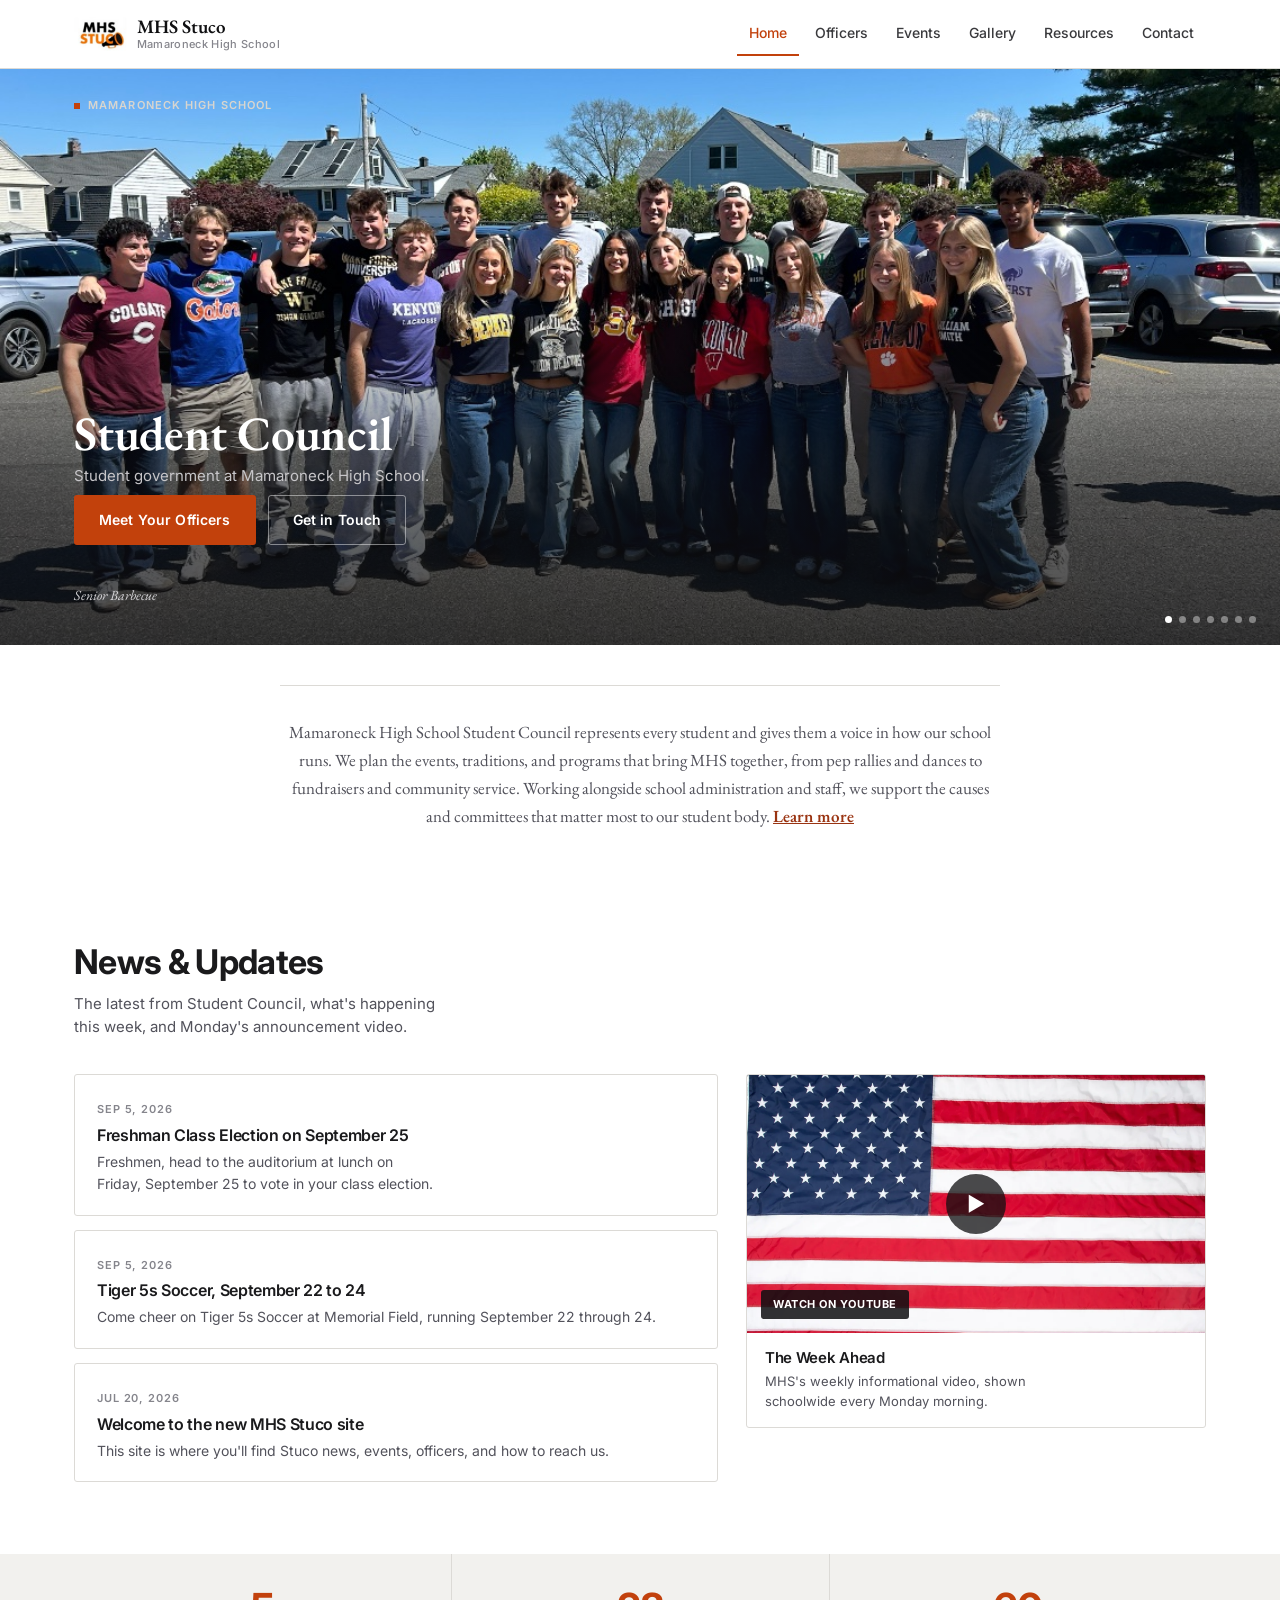
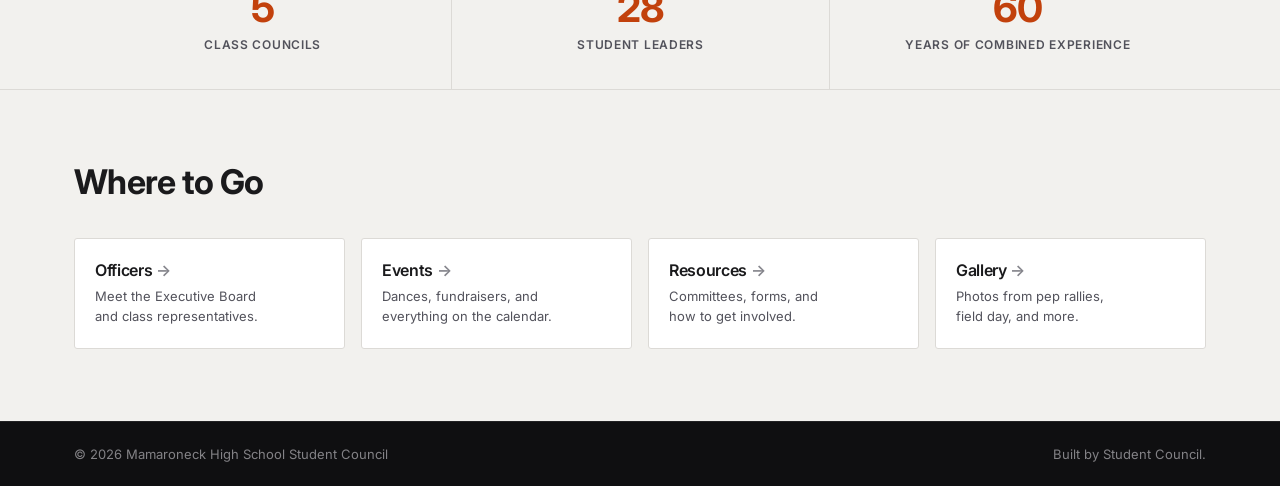
<file: index.html>
<!DOCTYPE html>
<html lang="en">
<head>
<meta charset="UTF-8" />
<meta name="viewport" content="width=device-width, initial-scale=1.0" />
<title>MHS Student Council | Mamaroneck High School</title>
<meta name="description" content="Official site of the Mamaroneck High School Student Council, with news, events, officers, and ways to get involved." />
<link rel="icon" href="assets/img/logo/logo.png" />
<link rel="preconnect" href="https://fonts.googleapis.com" />
<link rel="preconnect" href="https://fonts.gstatic.com" crossorigin />
<link href="https://fonts.googleapis.com/css2?family=EB+Garamond:wght@500;600;700&family=Inter:wght@400;500;600;700&display=swap" rel="stylesheet" />
<link rel="stylesheet" href="css/styles.css?v=76" />
</head>
<body>

<header class="site-header">
  <nav class="nav">
    <a href="index.html" class="nav-brand">
      <img src="assets/img/logo/logo.png" alt="MHS Stuco logo" />
      <span class="wordmark"><strong>MHS Stuco</strong><span>Mamaroneck High School</span></span>
    </a>
    <ul class="nav-links" id="navLinks">
      <li><a href="index.html">Home</a></li>
      <li><a href="officers.html">Officers</a></li>
      <li><a href="events.html">Events</a></li>
      <li><a href="gallery.html">Gallery</a></li>
      <li><a href="resources.html">Resources</a></li>
      <li><a href="contact.html">Contact</a></li>
    </ul>
    <button class="nav-toggle" id="navToggle" aria-label="Toggle menu">
      <span></span><span></span><span></span>
    </button>
  </nav>
</header>

<main>

  <!-- HERO -->
  <section class="hero" id="hero">
    <div id="heroSlides"></div>
    <div class="page-tag-row"><div class="wrap"><span class="page-tag">Mamaroneck High School</span></div></div>
    <div class="hero-caption">
      <div class="wrap">
        <h1>Student Council</h1>
        <p>Student government at Mamaroneck High School.</p>
        <div class="hero-actions">
          <a href="officers.html" class="btn btn--primary">Meet Your Officers</a>
          <a href="contact.html" class="btn btn--outline">Get in Touch</a>
        </div>
        <p class="hero-photo-caption" id="heroPhotoCaption"></p>
      </div>
    </div>
    <div class="hero-dots" id="heroDots"></div>
  </section>

  <!-- MISSION STRIP -->
  <div class="wrap">
    <p class="mission-strip">Mamaroneck High School Student Council represents every student and gives them a voice in how our school runs. We plan the events, traditions, and programs that bring MHS together, from pep rallies and dances to fundraisers and community service. Working alongside school administration and staff, we support the causes and committees that matter most to our student body. <a href="resources.html">Learn more</a></p>
  </div>

  <!-- NEWS / WEEK AHEAD / VIDEO -->
  <section class="section" id="news">
    <div class="wrap">
      <div class="section-head">
        <div>
          <h2>News &amp; Updates</h2>
          <p>The latest from Student Council, what's happening this week, and Monday's announcement video.</p>
        </div>
      </div>

      <div class="news-grid">
        <div class="news-list" id="newsList"></div>

        <div class="side-col">
          <div class="video-panel">
            <div class="video-frame" id="videoFrame"></div>
            <div class="video-panel-body">
              <h3 id="videoTitle">The Week Ahead</h3>
              <p>MHS's weekly informational video, shown schoolwide every Monday morning.</p>
            </div>
          </div>
        </div>
      </div>
    </div>
  </section>

  <!-- STATS -->
  <section class="stats-bar">
    <div class="wrap">
      <div class="stats-grid" id="statsGrid"></div>
    </div>
  </section>

  <!-- QUICK LINKS -->
  <section class="section section--alt">
    <div class="wrap">
      <div class="section-head">
        <div>
          <h2>Where to Go</h2>
        </div>
      </div>
      <div class="quicklink-grid">
        <a class="quicklink-card" href="officers.html">
          <h3>Officers <span class="arrow">→</span></h3>
          <p>Meet the Executive Board and class representatives.</p>
        </a>
        <a class="quicklink-card" href="events.html">
          <h3>Events <span class="arrow">→</span></h3>
          <p>Dances, fundraisers, and everything on the calendar.</p>
        </a>
        <a class="quicklink-card" href="resources.html">
          <h3>Resources <span class="arrow">→</span></h3>
          <p>Committees, forms, and how to get involved.</p>
        </a>
        <a class="quicklink-card" href="gallery.html">
          <h3>Gallery <span class="arrow">→</span></h3>
          <p>Photos from pep rallies, field day, and more.</p>
        </a>
      </div>
    </div>
  </section>

</main>

<footer class="site-footer">
  <div class="wrap footer-row">
    <span>&copy; <span id="year"></span> Mamaroneck High School Student Council</span>
    <span>Built by Student Council.</span>
  </div>
</footer>

<script src="js/data.js?v=89"></script>
<script src="js/main.js?v=77"></script>
</body>
</html>
</file>
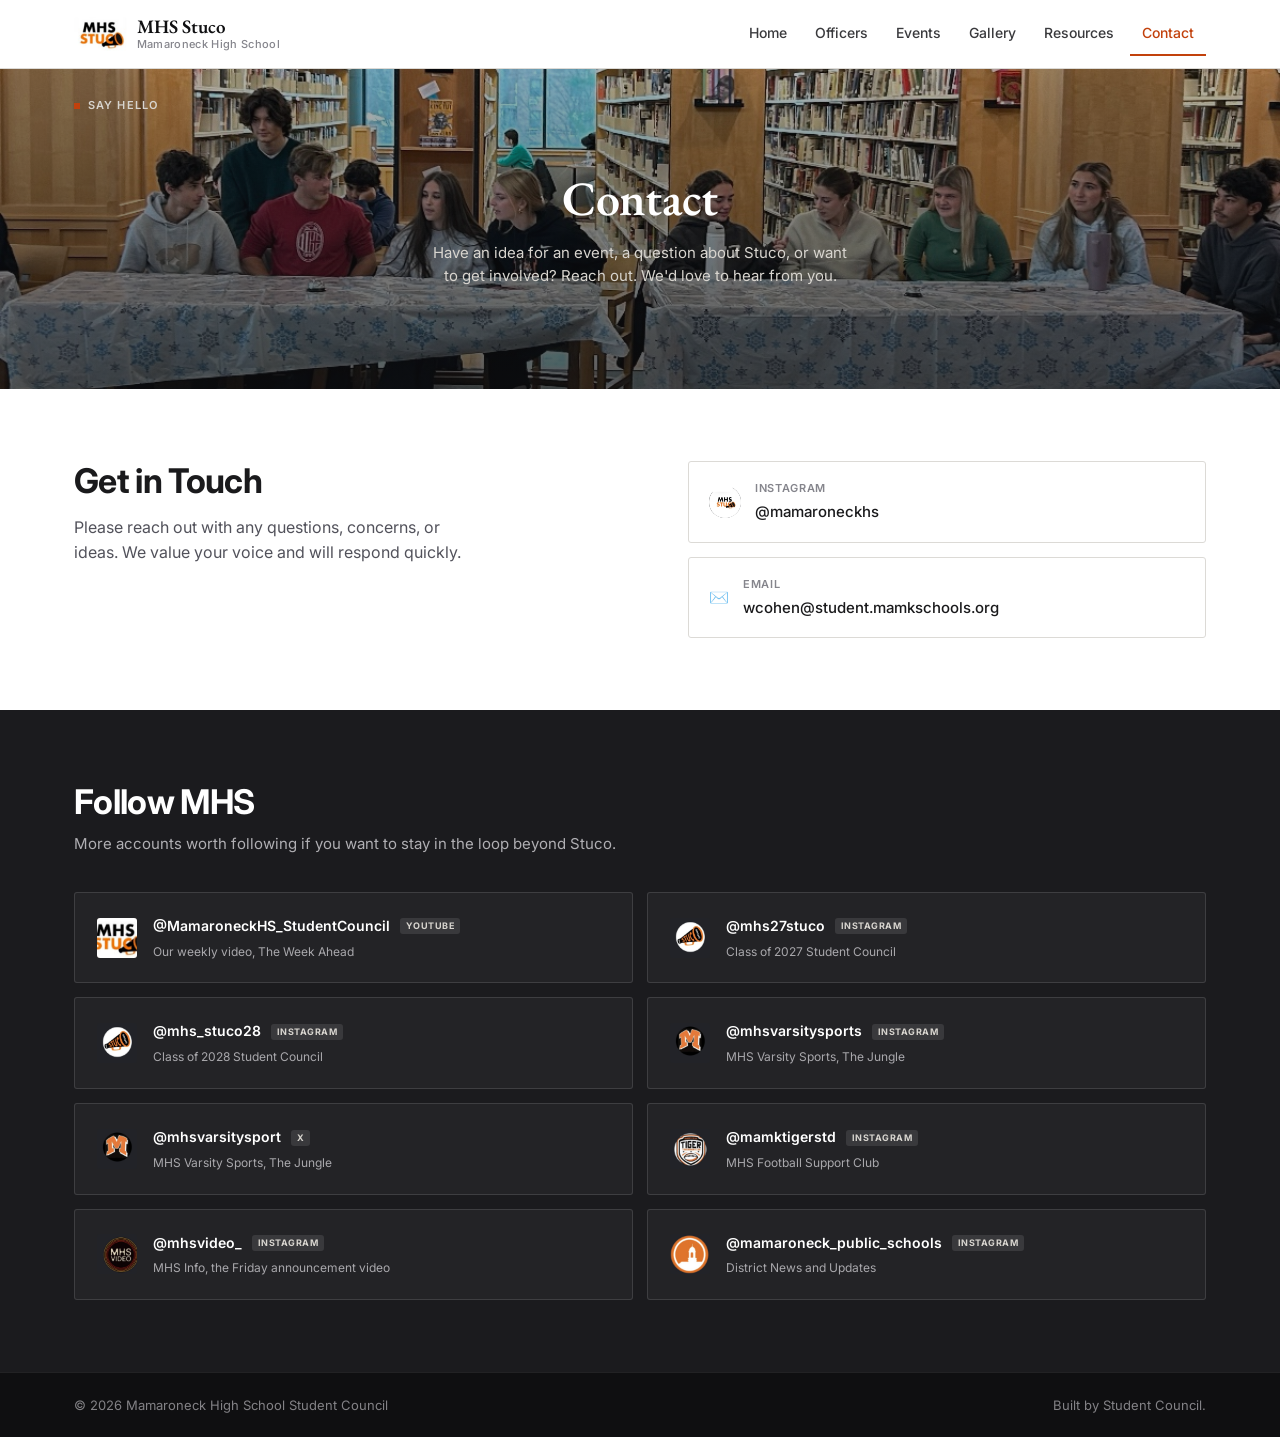
<file: contact.html>
<!DOCTYPE html>
<html lang="en">
<head>
<meta charset="UTF-8" />
<meta name="viewport" content="width=device-width, initial-scale=1.0" />
<title>Contact | MHS Student Council</title>
<meta name="description" content="Get in touch with the Mamaroneck High School Student Council." />
<link rel="icon" href="assets/img/logo/logo.png" />
<link rel="preconnect" href="https://fonts.googleapis.com" />
<link rel="preconnect" href="https://fonts.gstatic.com" crossorigin />
<link href="https://fonts.googleapis.com/css2?family=EB+Garamond:wght@500;600;700&family=Inter:wght@400;500;600;700&display=swap" rel="stylesheet" />
<link rel="stylesheet" href="css/styles.css?v=76" />
</head>
<body>

<header class="site-header">
  <nav class="nav">
    <a href="index.html" class="nav-brand">
      <img src="assets/img/logo/logo.png" alt="MHS Stuco logo" />
      <span class="wordmark"><strong>MHS Stuco</strong><span>Mamaroneck High School</span></span>
    </a>
    <ul class="nav-links" id="navLinks">
      <li><a href="index.html">Home</a></li>
      <li><a href="officers.html">Officers</a></li>
      <li><a href="events.html">Events</a></li>
      <li><a href="gallery.html">Gallery</a></li>
      <li><a href="resources.html">Resources</a></li>
      <li><a href="contact.html">Contact</a></li>
    </ul>
    <button class="nav-toggle" id="navToggle" aria-label="Toggle menu">
      <span></span><span></span><span></span>
    </button>
  </nav>
</header>

<main>
  <div class="page-header" style="background-image:url('assets/img/hero/contact-header.jpg')">
    <div class="page-header-overlay"></div>
    <div class="page-tag-row"><div class="wrap"><span class="page-tag">Say hello</span></div></div>
    <div class="wrap">
      <h1>Contact</h1>
      <p>Have an idea for an event, a question about Stuco, or want to get involved? Reach out. We'd love to hear from you.</p>
    </div>
  </div>

  <section class="section">
    <div class="wrap contact-grid">
      <div>
        <h2>Get in Touch</h2>
        <p>Please reach out with any questions, concerns, or ideas. We value your voice and will respond quickly.</p>
      </div>
      <div class="contact-links" id="contactLinks"></div>
    </div>
  </section>

  <section class="section section--panel">
    <div class="wrap">
      <div class="section-head">
        <div>
          <h2>Follow MHS</h2>
          <p class="one-line">More accounts worth following if you want to stay in the loop beyond Stuco.</p>
        </div>
      </div>
      <div class="resource-grid" id="socialGrid"></div>
    </div>
  </section>
</main>

<footer class="site-footer">
  <div class="wrap footer-row">
    <span>&copy; <span id="year"></span> Mamaroneck High School Student Council</span>
    <span>Built by Student Council.</span>
  </div>
</footer>

<script src="js/data.js?v=89"></script>
<script src="js/main.js?v=77"></script>
</body>
</html>
</file>
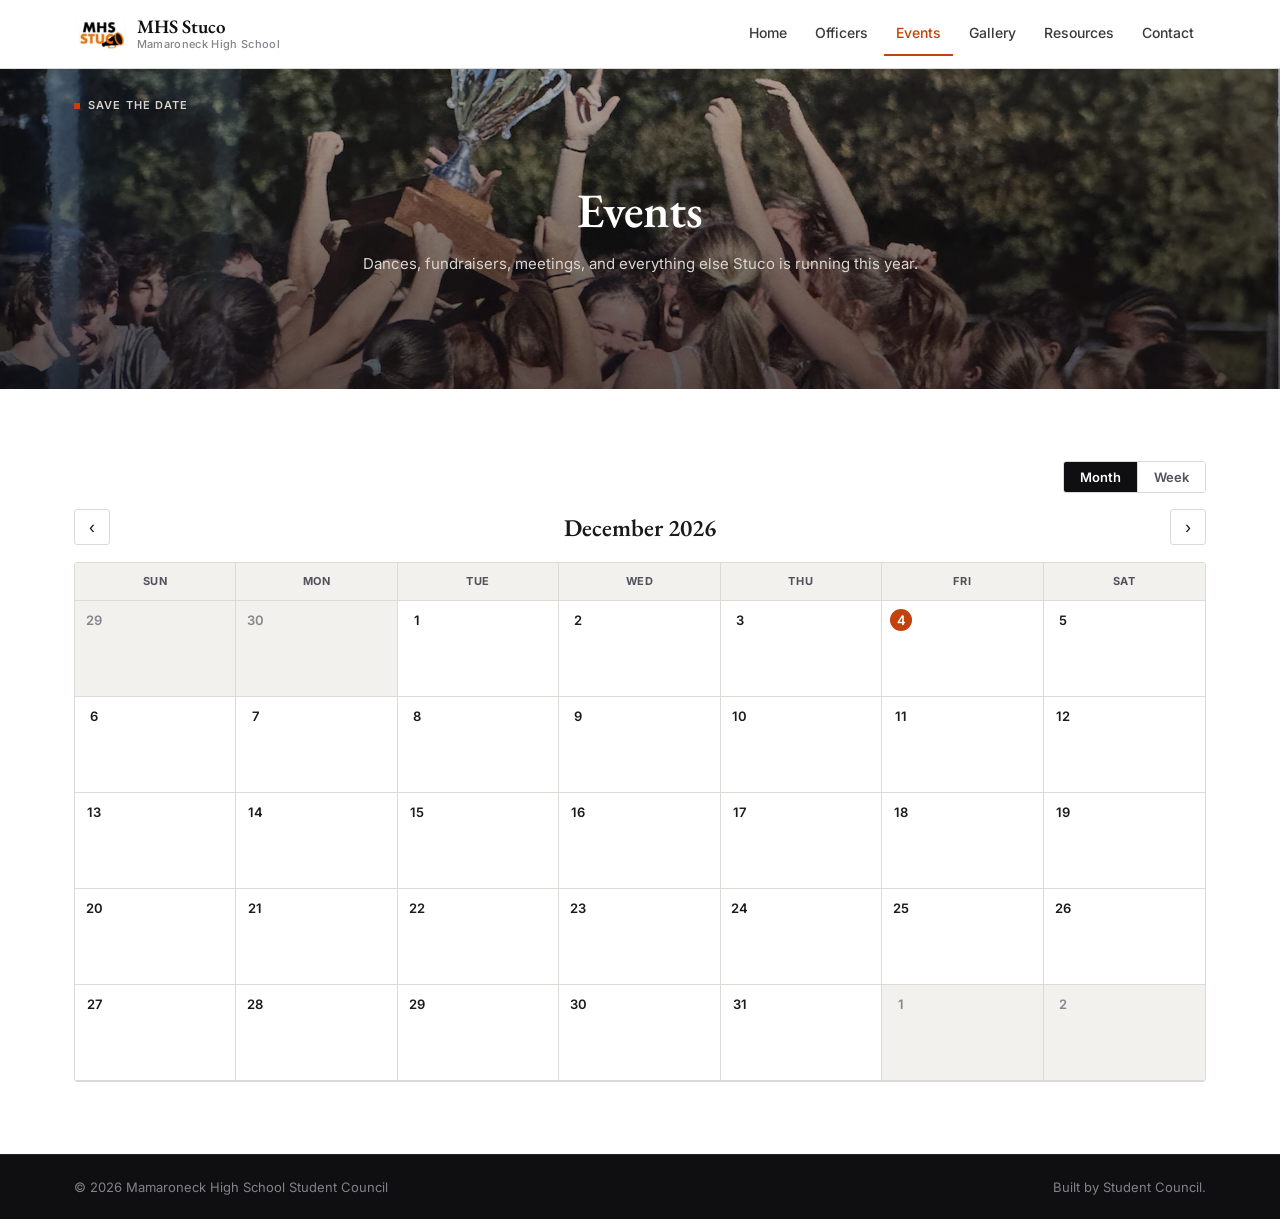
<file: events.html>
<!DOCTYPE html>
<html lang="en">
<head>
<meta charset="UTF-8" />
<meta name="viewport" content="width=device-width, initial-scale=1.0" />
<title>Events | MHS Student Council</title>
<meta name="description" content="Upcoming Mamaroneck High School Student Council events, dances, and fundraisers." />
<link rel="icon" href="assets/img/logo/logo.png" />
<link rel="preconnect" href="https://fonts.googleapis.com" />
<link rel="preconnect" href="https://fonts.gstatic.com" crossorigin />
<link href="https://fonts.googleapis.com/css2?family=EB+Garamond:wght@500;600;700&family=Inter:wght@400;500;600;700&display=swap" rel="stylesheet" />
<link rel="stylesheet" href="css/styles.css?v=76" />
</head>
<body>

<header class="site-header">
  <nav class="nav">
    <a href="index.html" class="nav-brand">
      <img src="assets/img/logo/logo.png" alt="MHS Stuco logo" />
      <span class="wordmark"><strong>MHS Stuco</strong><span>Mamaroneck High School</span></span>
    </a>
    <ul class="nav-links" id="navLinks">
      <li><a href="index.html">Home</a></li>
      <li><a href="officers.html">Officers</a></li>
      <li><a href="events.html">Events</a></li>
      <li><a href="gallery.html">Gallery</a></li>
      <li><a href="resources.html">Resources</a></li>
      <li><a href="contact.html">Contact</a></li>
    </ul>
    <button class="nav-toggle" id="navToggle" aria-label="Toggle menu">
      <span></span><span></span><span></span>
    </button>
  </nav>
</header>

<main>
  <div class="page-header" style="background-image:url('assets/img/hero/events-header.jpg')">
    <div class="page-header-overlay"></div>
    <div class="page-tag-row"><div class="wrap"><span class="page-tag">Save the date</span></div></div>
    <div class="wrap">
      <h1>Events</h1>
      <p>Dances, fundraisers, meetings, and everything else Stuco is running this year.</p>
    </div>
  </div>

  <section class="section">
    <div class="wrap">
      <div id="eventsContainer"></div>
    </div>
  </section>
</main>

<div class="event-modal" id="eventModal">
  <div class="event-modal-card">
    <button class="event-modal-close" id="eventModalClose" aria-label="Close">&times;</button>
    <div class="event-modal-date" id="eventModalDate"></div>
    <h3 id="eventModalTitle"></h3>
    <div class="event-modal-location" id="eventModalLocation"></div>
    <div id="eventModalDescription"></div>
  </div>
</div>

<footer class="site-footer">
  <div class="wrap footer-row">
    <span>&copy; <span id="year"></span> Mamaroneck High School Student Council</span>
    <span>Built by Student Council.</span>
  </div>
</footer>

<script src="js/data.js?v=89"></script>
<script src="js/main.js?v=77"></script>
</body>
</html>
</file>
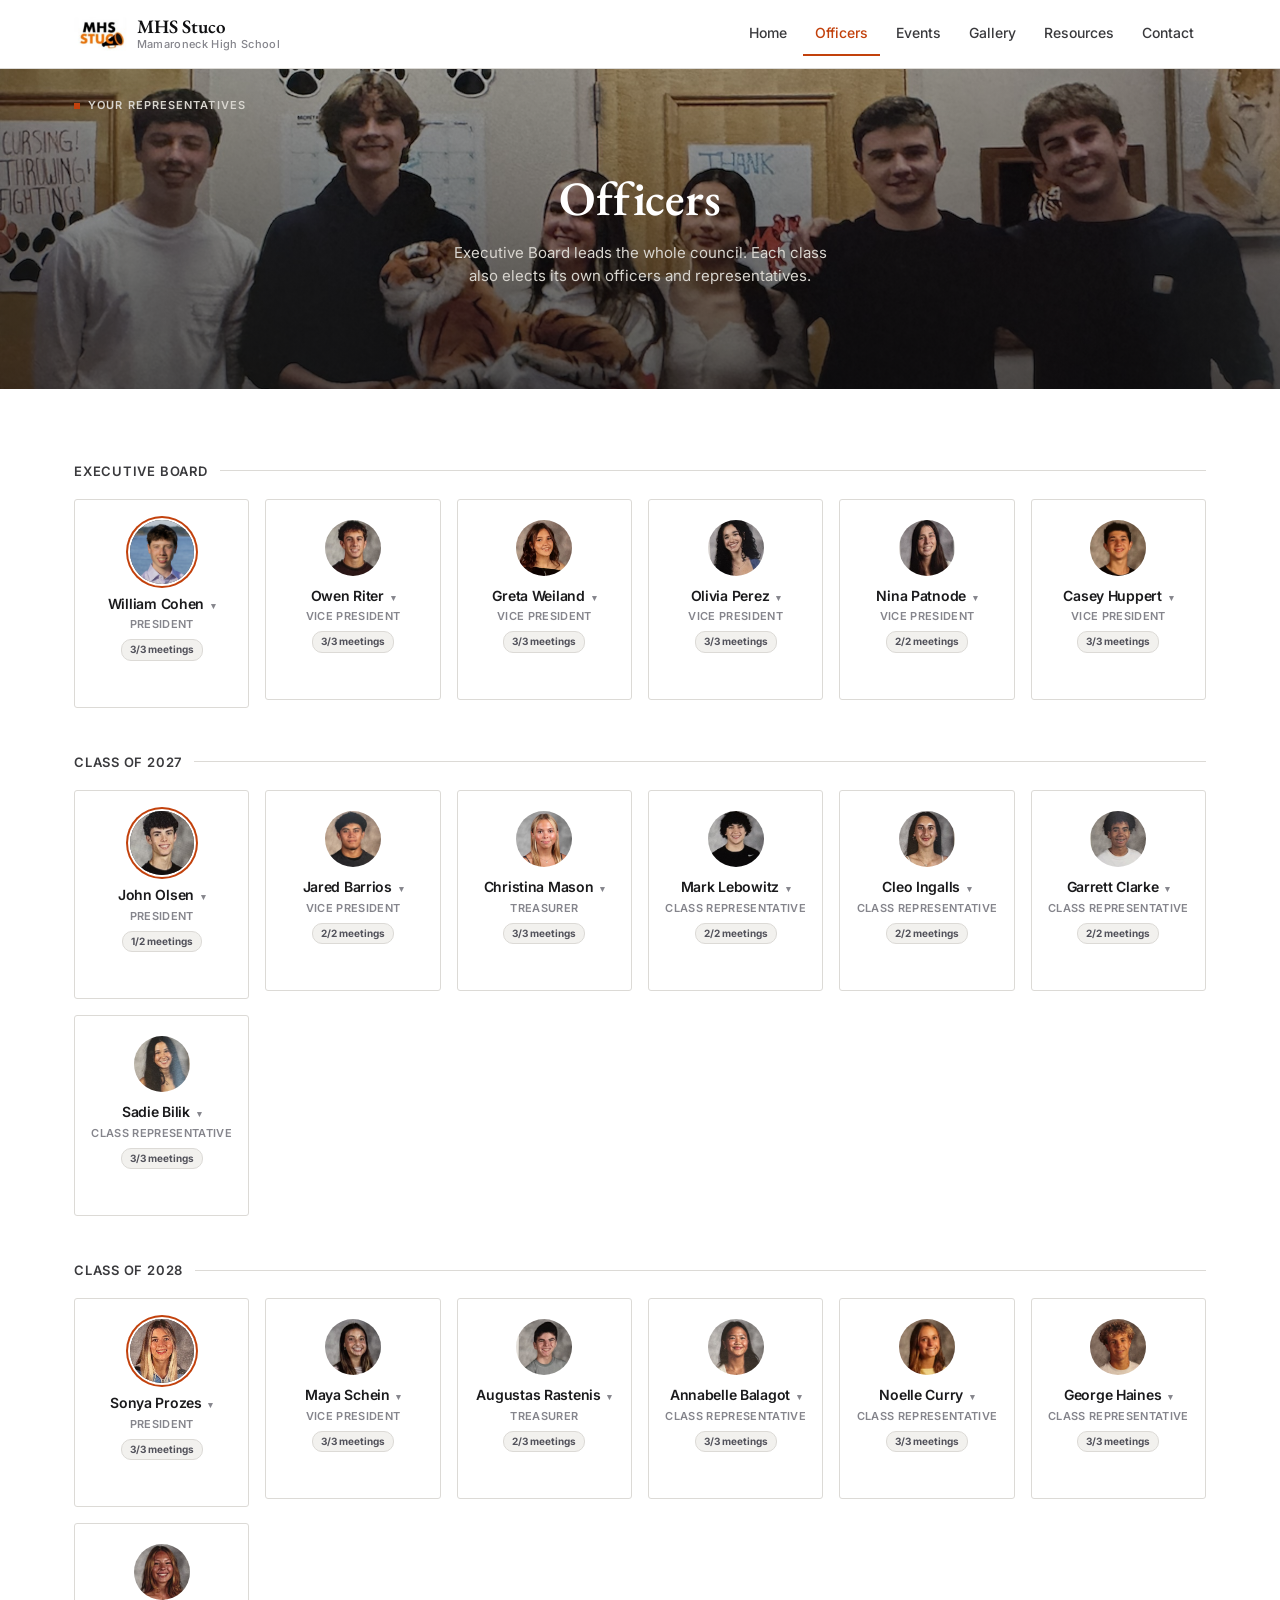
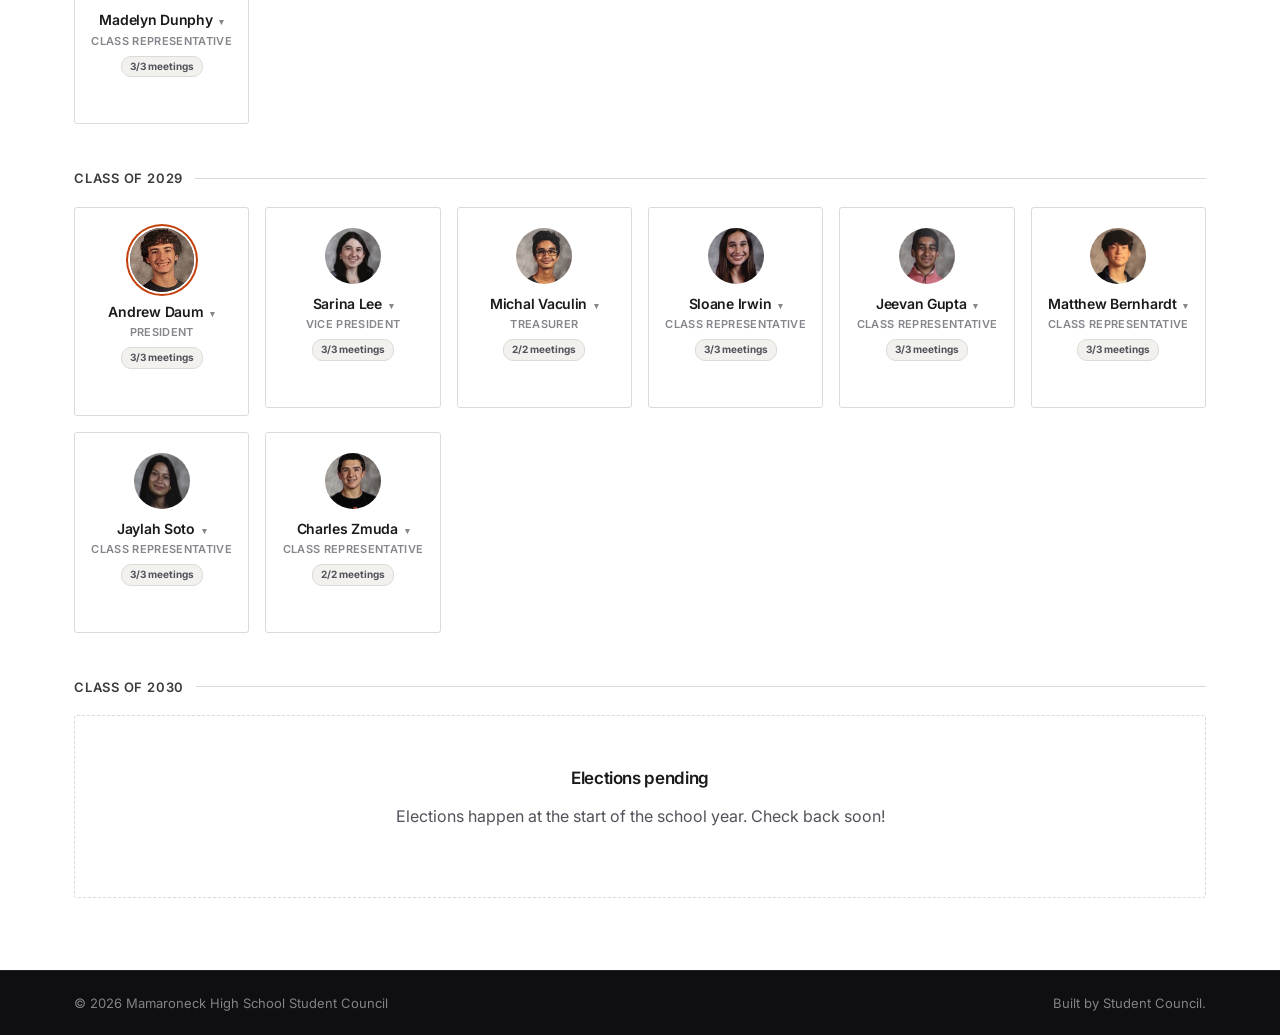
<file: officers.html>
<!DOCTYPE html>
<html lang="en">
<head>
<meta charset="UTF-8" />
<meta name="viewport" content="width=device-width, initial-scale=1.0" />
<title>Officers | MHS Student Council</title>
<meta name="description" content="Meet the Mamaroneck High School Student Council Executive Board and class officers." />
<link rel="icon" href="assets/img/logo/logo.png" />
<link rel="preconnect" href="https://fonts.googleapis.com" />
<link rel="preconnect" href="https://fonts.gstatic.com" crossorigin />
<link href="https://fonts.googleapis.com/css2?family=EB+Garamond:wght@500;600;700&family=Inter:wght@400;500;600;700&display=swap" rel="stylesheet" />
<link rel="stylesheet" href="css/styles.css?v=76" />
</head>
<body>

<header class="site-header">
  <nav class="nav">
    <a href="index.html" class="nav-brand">
      <img src="assets/img/logo/logo.png" alt="MHS Stuco logo" />
      <span class="wordmark"><strong>MHS Stuco</strong><span>Mamaroneck High School</span></span>
    </a>
    <ul class="nav-links" id="navLinks">
      <li><a href="index.html">Home</a></li>
      <li><a href="officers.html">Officers</a></li>
      <li><a href="events.html">Events</a></li>
      <li><a href="gallery.html">Gallery</a></li>
      <li><a href="resources.html">Resources</a></li>
      <li><a href="contact.html">Contact</a></li>
    </ul>
    <button class="nav-toggle" id="navToggle" aria-label="Toggle menu">
      <span></span><span></span><span></span>
    </button>
  </nav>
</header>

<main>
  <div class="page-header" style="background-image:url('assets/img/hero/officers-header.jpg')">
    <div class="page-header-overlay"></div>
    <div class="page-tag-row"><div class="wrap"><span class="page-tag">Your representatives</span></div></div>
    <div class="wrap">
      <h1>Officers</h1>
      <p>Executive Board leads the whole council. Each class also elects its own officers and representatives.</p>
    </div>
  </div>

  <section class="section">
    <div class="wrap">
      <div id="officersContainer"></div>
    </div>
  </section>
</main>

<footer class="site-footer">
  <div class="wrap footer-row">
    <span>&copy; <span id="year"></span> Mamaroneck High School Student Council</span>
    <span>Built by Student Council.</span>
  </div>
</footer>

<script src="js/data.js?v=89"></script>
<script src="js/main.js?v=77"></script>
</body>
</html>
</file>
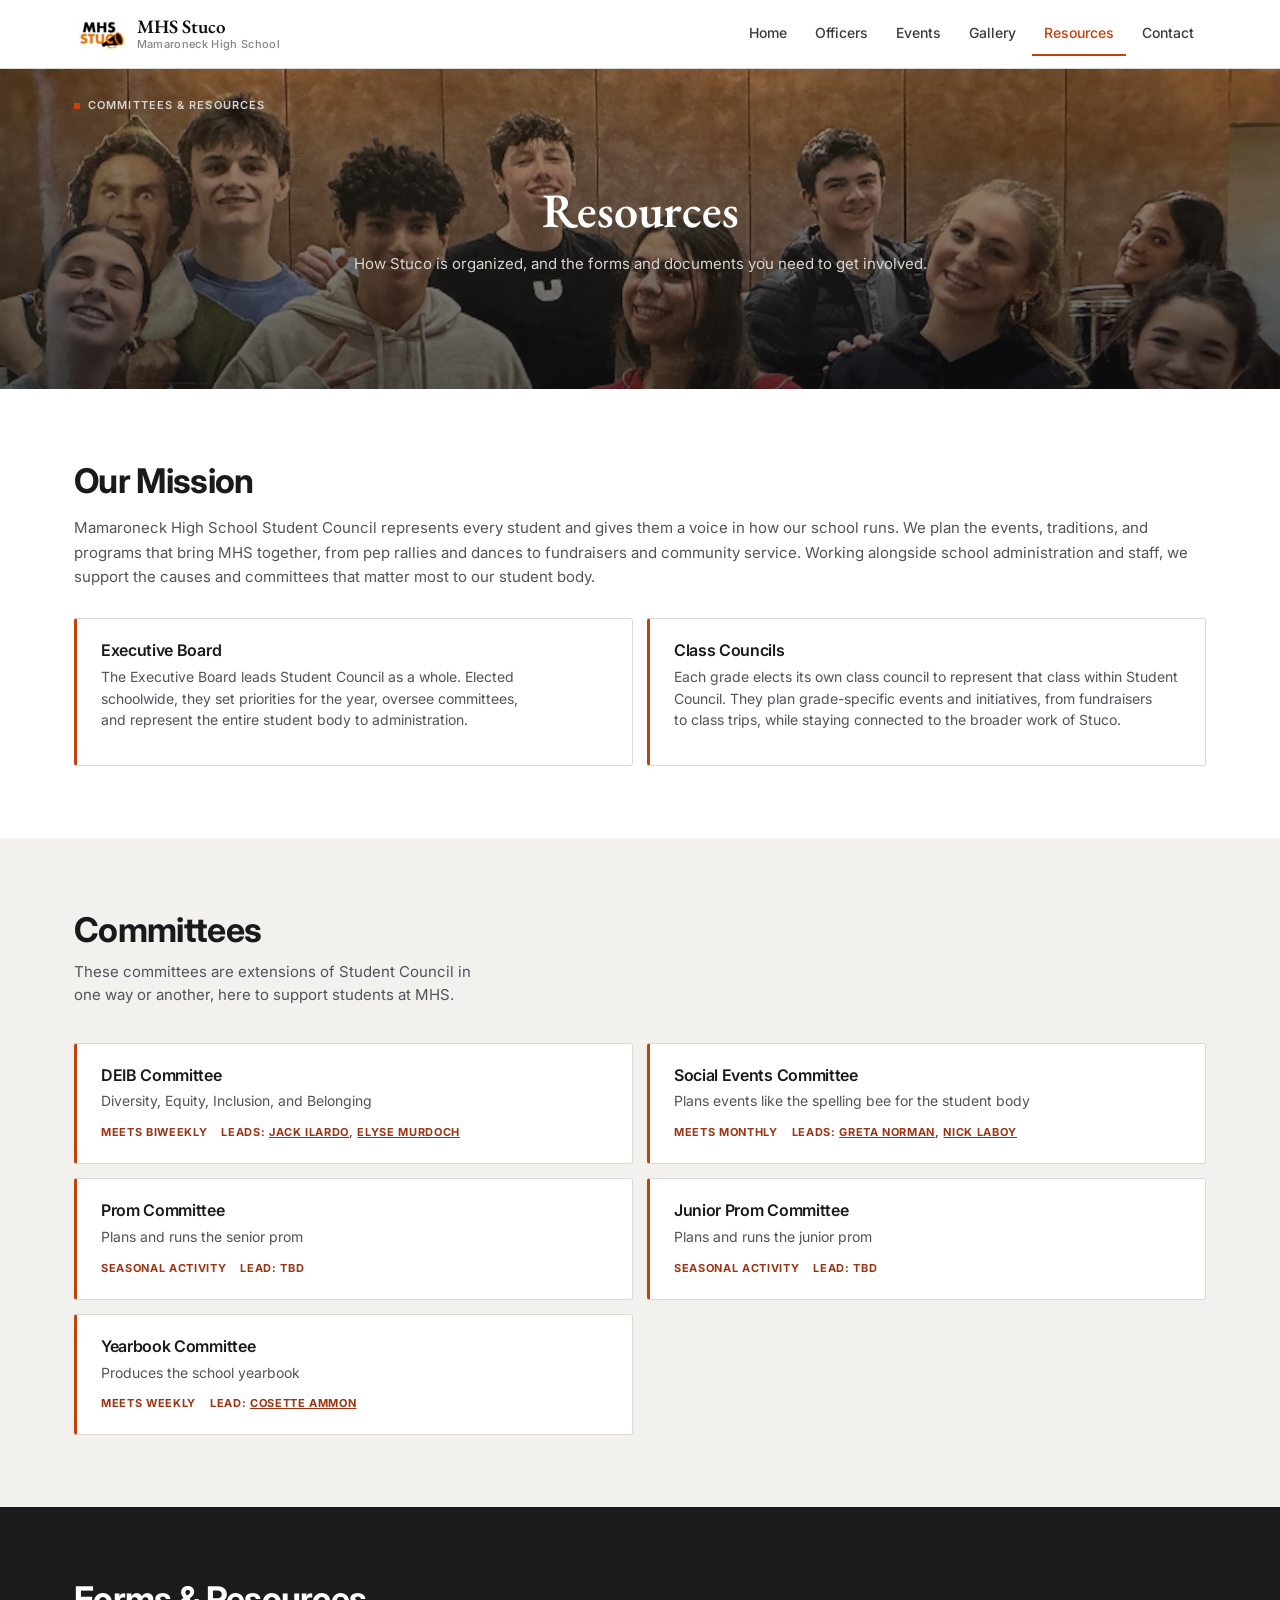
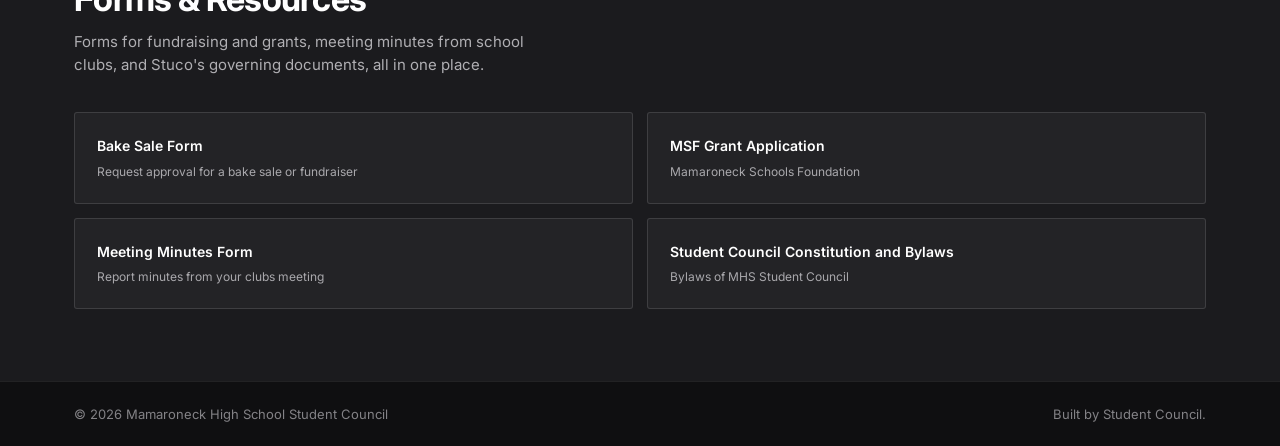
<file: resources.html>
<!DOCTYPE html>
<html lang="en">
<head>
<meta charset="UTF-8" />
<meta name="viewport" content="width=device-width, initial-scale=1.0" />
<title>Resources | MHS Student Council</title>
<meta name="description" content="Committees, forms, and resources for Mamaroneck High School Student Council." />
<link rel="icon" href="assets/img/logo/logo.png" />
<link rel="preconnect" href="https://fonts.googleapis.com" />
<link rel="preconnect" href="https://fonts.gstatic.com" crossorigin />
<link href="https://fonts.googleapis.com/css2?family=EB+Garamond:wght@500;600;700&family=Inter:wght@400;500;600;700&display=swap" rel="stylesheet" />
<link rel="stylesheet" href="css/styles.css?v=76" />
</head>
<body>

<header class="site-header">
  <nav class="nav">
    <a href="index.html" class="nav-brand">
      <img src="assets/img/logo/logo.png" alt="MHS Stuco logo" />
      <span class="wordmark"><strong>MHS Stuco</strong><span>Mamaroneck High School</span></span>
    </a>
    <ul class="nav-links" id="navLinks">
      <li><a href="index.html">Home</a></li>
      <li><a href="officers.html">Officers</a></li>
      <li><a href="events.html">Events</a></li>
      <li><a href="gallery.html">Gallery</a></li>
      <li><a href="resources.html">Resources</a></li>
      <li><a href="contact.html">Contact</a></li>
    </ul>
    <button class="nav-toggle" id="navToggle" aria-label="Toggle menu">
      <span></span><span></span><span></span>
    </button>
  </nav>
</header>

<main>
  <div class="page-header" style="background-image:url('assets/img/hero/resources-header.jpg');background-position:center 12%">
    <div class="page-header-overlay"></div>
    <div class="page-tag-row"><div class="wrap"><span class="page-tag">Committees &amp; resources</span></div></div>
    <div class="wrap">
      <h1>Resources</h1>
      <p>How Stuco is organized, and the forms and documents you need to get involved.</p>
    </div>
  </div>

  <section class="section">
    <div class="wrap">
      <div class="mission-block">
        <h2>Our Mission</h2>
        <p>Mamaroneck High School Student Council represents every student and gives them a voice in how our school runs. We plan the events, traditions, and programs that bring MHS together, from pep rallies and dances to fundraisers and community service. Working alongside school administration and staff, we support the causes and committees that matter most to our student body.</p>
      </div>
      <div class="card-list">
        <div class="accent-card">
          <h3>Executive Board</h3>
          <p>The Executive Board leads Student Council as a whole. Elected schoolwide, they set priorities for the year, oversee committees, and represent the entire student body to administration.</p>
        </div>
        <div class="accent-card">
          <h3>Class Councils</h3>
          <p>Each grade elects its own class council to represent that class within Student Council. They plan grade-specific events and initiatives, from fundraisers to class trips, while staying connected to the broader work of Stuco.</p>
        </div>
      </div>
    </div>
  </section>

  <section class="section section--alt">
    <div class="wrap">
      <div class="section-head">
        <div>
          <h2>Committees</h2>
          <p>These committees are extensions of Student Council in one way or another, here to support students at MHS.</p>
        </div>
      </div>
      <div class="card-list" id="committeesContainer"></div>
    </div>
  </section>

  <section class="section section--panel">
    <div class="wrap">
      <div class="section-head">
        <div>
          <h2>Forms &amp; Resources</h2>
          <p>Forms for fundraising and grants, meeting minutes from school clubs, and Stuco's governing documents, all in one place.</p>
        </div>
      </div>
      <div class="resource-grid" id="resourcesGrid"></div>
    </div>
  </section>
</main>

<footer class="site-footer">
  <div class="wrap footer-row">
    <span>&copy; <span id="year"></span> Mamaroneck High School Student Council</span>
    <span>Built by Student Council.</span>
  </div>
</footer>

<script src="js/data.js?v=89"></script>
<script src="js/main.js?v=77"></script>
</body>
</html>
</file>
<file: css/styles.css>
/* ===== MHS Student Council — Design tokens =====
   Three-tone hierarchy: white (base reading surface), soft gray (secondary
   sections), dark charcoal/black (elevated, high-contrast moments — hero,
   page headers, footer, and "panel" sections). One accent orange, used
   sparingly, with a brighter variant reserved for dark surfaces where the
   muted tone would read flat. */
:root {
  --color-black: #0f0f11;
  --color-panel: #1b1b1e;
  --color-ink: #1a1a1c;
  --color-charcoal: #3a3a3d;
  --color-gray-700: #52525b;
  --color-gray-500: #85858c;
  --color-gray-300: #dcdad6;
  --color-gray-100: #f2f1ee;
  --color-white: #ffffff;

  /* The one accent color. Used only for: eyebrow dashes, the hero CTA,
     homepage stat numbers, active-nav text, the officer-lead ring, and
     card accents. --color-orange-bright is the same hue lifted for
     legibility on dark panels — not a second color, just its dark-mode twin. */
  --color-orange: #c2410c;
  --color-orange-dark: #9a3412;
  --color-orange-bright: #f0803a;

  --font-sans: "Inter", -apple-system, BlinkMacSystemFont, "Segoe UI", sans-serif;
  --font-serif: "EB Garamond", Georgia, "Times New Roman", serif;

  --max-width: 1180px;
  --radius: 3px;
  --shadow-soft: 0 8px 24px rgba(15, 15, 17, 0.06);
}

* { box-sizing: border-box; }
html { scroll-behavior: smooth; }

body {
  margin: 0;
  font-family: var(--font-sans);
  color: var(--color-ink);
  background: var(--color-white);
  line-height: 1.55;
  -webkit-font-smoothing: antialiased;
}

img { max-width: 100%; display: block; }
a { color: inherit; }

h1, h2, h3, h4 {
  font-family: var(--font-sans);
  font-weight: 700;
  line-height: 1.18;
  margin: 0;
  letter-spacing: -0.02em;
}
h1 {
  font-family: var(--font-serif);
  font-weight: 600;
  letter-spacing: -0.005em;
}

.wrap {
  max-width: var(--max-width);
  margin: 0 auto;
  padding: 0 24px;
}

.eyebrow {
  display: inline-flex;
  align-items: center;
  gap: 8px;
  font-size: 12px;
  font-weight: 600;
  letter-spacing: 0.12em;
  text-transform: uppercase;
  color: var(--color-gray-700);
}
.eyebrow::before {
  content: "";
  width: 18px;
  height: 2px;
  background: var(--color-orange);
}
.eyebrow--on-dark { color: var(--color-gray-300); }

/* Fixed corner tag — sits top-left of the hero and every page-header photo,
   in the same spot every time. The headline below it stays clean, with no
   label stacked directly above it. */
.page-tag-row {
  position: absolute;
  top: 22px;
  left: 0;
  right: 0;
  z-index: 2;
  text-align: left;
}
.page-tag {
  display: inline-flex;
  align-items: center;
  gap: 8px;
  font-size: 11px;
  font-weight: 600;
  letter-spacing: 0.1em;
  text-transform: uppercase;
  color: #d8d5cf;
}
.page-tag::before {
  content: "";
  width: 6px;
  height: 6px;
  flex-shrink: 0;
  background: var(--color-orange);
}

.section { padding: 72px 0; }
.section--tight { padding: 52px 0; }
.section--alt { background: var(--color-gray-100); }

.section-head {
  display: flex;
  align-items: flex-end;
  justify-content: space-between;
  gap: 24px;
  margin-bottom: 36px;
  flex-wrap: wrap;
}
.section-head h2 { font-size: clamp(24px, 3vw, 34px); }
.section-head p {
  max-width: 480px;
  color: var(--color-gray-700);
  margin: 10px 0 0;
  font-size: 15px;
}

/* Every title + description pairing site-wide: wrap onto one clean line
   where it fits, or two evenly balanced lines rather than a lopsided
   break. */
.section-head p,
.news-card p,
.quicklink-card p,
.accent-card p,
.contact-grid p,
.video-panel-body p,
.resource-link .subtitle {
  text-wrap: balance;
}
.section-head p.one-line {
  max-width: 640px;
}

.btn {
  display: inline-flex;
  align-items: center;
  gap: 8px;
  padding: 13px 24px;
  border-radius: var(--radius);
  font-weight: 600;
  font-size: 14px;
  letter-spacing: 0.01em;
  text-decoration: none;
  border: 1.5px solid transparent;
  cursor: pointer;
  transition: opacity 0.15s ease, background 0.15s ease, color 0.15s ease, border-color 0.15s ease;
}
.btn:hover { opacity: 0.9; }
.btn--primary { background: var(--color-orange); color: var(--color-white); }
.btn--outline { background: transparent; border-color: rgba(255,255,255,0.45); color: var(--color-white); }
.btn--outline:hover { background: rgba(255,255,255,0.08); }
.btn--dark { background: var(--color-black); color: var(--color-white); }
.btn--sm { padding: 9px 16px; font-size: 13px; }

/* ===== Header / Nav ===== */
.site-header {
  position: sticky;
  top: 0;
  z-index: 50;
  background: var(--color-white);
  border-bottom: 1px solid var(--color-gray-300);
}
.nav {
  display: flex;
  align-items: center;
  justify-content: space-between;
  padding: 12px 24px;
  max-width: var(--max-width);
  margin: 0 auto;
}
.nav-brand {
  display: flex;
  align-items: center;
  gap: 10px;
  text-decoration: none;
  color: var(--color-black);
}
.nav-brand img { height: 34px; width: auto; border-radius: 3px; }
.nav-brand .wordmark {
  display: flex;
  flex-direction: column;
  line-height: 1.1;
}
.nav-brand .wordmark strong { font-family: var(--font-serif); font-size: 19px; font-weight: 600; }
.nav-brand .wordmark span { font-size: 11px; color: var(--color-gray-500); font-weight: 500; letter-spacing: 0.03em; }

.nav-links {
  display: flex;
  gap: 4px;
  list-style: none;
  margin: 0;
  padding: 0;
}
.nav-links a {
  display: block;
  text-decoration: none;
  font-weight: 500;
  font-size: 14px;
  color: var(--color-charcoal);
  padding: 10px 12px;
  border-bottom: 2px solid transparent;
  transition: color 0.15s ease, border-color 0.15s ease;
}
.nav-links a:hover { color: var(--color-black); }
.nav-links a.is-active { color: var(--color-orange); border-bottom-color: var(--color-orange); }

.nav-toggle {
  display: none;
  background: none;
  border: none;
  cursor: pointer;
  padding: 6px;
}
.nav-toggle span {
  display: block;
  width: 22px;
  height: 2px;
  background: var(--color-black);
  margin: 5px 0;
}

/* ===== Page header (sub-pages) — centered photo background ===== */
.page-header {
  position: relative;
  min-height: 320px;
  display: flex;
  align-items: center;
  justify-content: center;
  text-align: center;
  overflow: hidden;
  background-color: var(--color-black);
  background-size: cover;
  background-position: center;
  color: var(--color-white);
  padding: 40px 0;
}
.page-header-overlay {
  position: absolute;
  inset: 0;
  background: linear-gradient(180deg, rgba(15,15,17,0.3) 0%, rgba(15,15,17,0.58) 70%, rgba(15,15,17,0.68) 100%);
}
.page-header .wrap { position: relative; z-index: 1; }
.page-header h1 { font-size: clamp(32px, 4.4vw, 48px); }
.page-header p {
  color: #d8d5cf;
  max-width: 620px;
  margin: 14px auto 0;
  font-size: 15px;
  text-wrap: balance;
}

/* ===== Home hero — rotating photo carousel, quiet caption bar (Cornell-style) ===== */
.hero {
  position: relative;
  height: 64vh;
  min-height: 460px;
  max-height: 720px;
  overflow: hidden;
  background: var(--color-black);
}
.hero-slide {
  position: absolute;
  inset: 0;
  background-size: cover;
  background-position: center;
  opacity: 0;
  transition: opacity 1.2s ease;
}
.hero-slide.is-active { opacity: 1; }

.hero-caption {
  position: absolute;
  left: 0;
  right: 0;
  bottom: 0;
  background: linear-gradient(180deg, rgba(15,15,17,0) 0%, rgba(15,15,17,0.6) 55%, rgba(15,15,17,0.78) 100%);
  padding: 96px 0 30px;
}
.hero-caption h1 {
  font-size: clamp(30px, 4.2vw, 48px);
  color: var(--color-white);
  margin-top: 2px;
}
.hero-caption p {
  font-size: 15px;
  color: #c7c6c9;
  max-width: 520px;
  margin: 2px 0 8px;
}
.hero-actions { display: flex; gap: 12px; flex-wrap: wrap; align-items: center; }

.hero-caption .hero-photo-caption {
  font-family: var(--font-serif);
  font-style: italic;
  font-size: 14px;
  color: #d8d7da;
  margin-top: 40px;
}

.hero-dots {
  position: absolute;
  right: 24px;
  bottom: 22px;
  display: flex;
  gap: 7px;
  z-index: 2;
}
.hero-dots button {
  width: 7px;
  height: 7px;
  border-radius: 50%;
  border: none;
  padding: 0;
  background: rgba(255,255,255,0.4);
  cursor: pointer;
}
.hero-dots button.is-active { background: var(--color-white); }

@media (max-width: 700px) {
  .hero { height: 74vh; }
  .hero-dots { right: 16px; }
  .page-header {
    min-height: 230px;
    padding: 28px 0;
  }
}

/* ===== Stats bar ===== */
.stats-bar {
  background: var(--color-gray-100);
  border-bottom: 1px solid var(--color-gray-300);
}
.stats-grid {
  display: grid;
  grid-template-columns: repeat(3, 1fr);
}
.stat-card {
  padding: 34px 24px;
  text-align: center;
  border-left: 1px solid var(--color-gray-300);
}
.stat-card:first-child { border-left: none; }
.stat-number {
  font-size: clamp(28px, 3.6vw, 40px);
  font-weight: 700;
  letter-spacing: -0.02em;
  color: var(--color-orange);
  line-height: 1;
}
.stat-label {
  margin-top: 8px;
  font-size: 12px;
  font-weight: 600;
  letter-spacing: 0.06em;
  text-transform: uppercase;
  color: var(--color-gray-700);
}

/* ===== Quick links (home) ===== */
.quicklink-grid {
  display: grid;
  grid-template-columns: repeat(4, 1fr);
  gap: 16px;
}
.quicklink-card {
  display: block;
  text-decoration: none;
  color: var(--color-ink);
  background: var(--color-white);
  border: 1px solid var(--color-gray-300);
  border-radius: var(--radius);
  padding: 22px 20px;
  transition: border-color 0.15s ease;
}
.quicklink-card:hover { border-color: var(--color-charcoal); }
.quicklink-card .arrow { color: var(--color-gray-500); font-weight: 600; }
.quicklink-card h3 { font-size: 16px; font-weight: 600; margin-bottom: 6px; }
.quicklink-card p { font-size: 13px; color: var(--color-gray-700); margin: 0; }

/* ===== News + Week Ahead + Video ===== */
.news-grid {
  display: grid;
  grid-template-columns: 1.4fr 1fr;
  gap: 28px;
  align-items: start;
}
.news-list { display: flex; flex-direction: column; gap: 14px; }
.news-card {
  background: var(--color-white);
  border: 1px solid var(--color-gray-300);
  border-radius: var(--radius);
  padding: 20px 22px;
}
.news-card time {
  font-size: 11px;
  font-weight: 600;
  letter-spacing: 0.08em;
  text-transform: uppercase;
  color: var(--color-gray-500);
}
.news-card h3 { font-size: 16px; font-weight: 600; margin: 6px 0 6px; }
.news-card p { margin: 0; color: var(--color-gray-700); font-size: 14px; }

.side-col { display: flex; flex-direction: column; gap: 20px; }
.panel {
  background: var(--color-black);
  color: var(--color-white);
  border-radius: var(--radius);
  padding: 22px;
}
.panel h3 {
  font-size: 12px;
  font-weight: 600;
  letter-spacing: 0.1em;
  text-transform: uppercase;
  color: var(--color-gray-300);
  margin-bottom: 14px;
}
.video-panel {
  background: var(--color-white);
  border: 1px solid var(--color-gray-300);
  border-radius: var(--radius);
  overflow: hidden;
}
.video-frame { position: relative; aspect-ratio: 16 / 9; background: var(--color-black); }
.video-frame iframe { position: absolute; inset: 0; width: 100%; height: 100%; border: 0; }
.video-placeholder {
  position: absolute;
  inset: 0;
  display: flex;
  flex-direction: column;
  align-items: center;
  justify-content: center;
  gap: 10px;
  color: #9a999d;
  text-align: center;
  padding: 20px;
  font-size: 13px;
}
.video-placeholder .play-dot {
  width: 44px;
  height: 44px;
  border-radius: 50%;
  background: var(--color-gray-700);
  display: flex;
  align-items: center;
  justify-content: center;
  color: white;
  font-size: 15px;
}
.video-fallback { position: absolute; inset: 0; display: block; text-decoration: none; }
.video-fallback img { width: 100%; height: 100%; object-fit: cover; display: block; }
.video-fallback-play {
  position: absolute;
  top: 50%;
  left: 50%;
  transform: translate(-50%, -50%);
  width: 60px;
  height: 60px;
  border-radius: 50%;
  background: rgba(15, 15, 17, 0.75);
  color: var(--color-white);
  display: flex;
  align-items: center;
  justify-content: center;
  font-size: 20px;
  transition: background 0.15s ease;
}
.video-fallback:hover .video-fallback-play { background: var(--color-orange); }
.video-fallback-label {
  position: absolute;
  bottom: 14px;
  left: 14px;
  background: rgba(15, 15, 17, 0.85);
  color: var(--color-white);
  font-size: 11px;
  font-weight: 700;
  letter-spacing: 0.05em;
  text-transform: uppercase;
  padding: 6px 12px;
  border-radius: var(--radius);
}
.video-panel-body { padding: 16px 18px; }
.video-panel-body h3 { font-size: 15px; font-weight: 600; margin: 0 0 4px; }
.video-panel-body p { margin: 0; font-size: 13px; color: var(--color-gray-700); }

/* ===== Officers ===== */
.officer-group { margin-bottom: 44px; }
.officer-group:last-child { margin-bottom: 0; }
.officer-group-label {
  display: flex;
  align-items: center;
  gap: 12px;
  font-size: 13px;
  font-weight: 600;
  letter-spacing: 0.06em;
  text-transform: uppercase;
  color: var(--color-charcoal);
  margin-bottom: 18px;
}
.officer-group-label::after { content: ""; flex: 1; height: 1px; background: var(--color-gray-300); }
.officer-grid {
  display: grid;
  grid-template-columns: repeat(auto-fill, minmax(170px, 1fr));
  gap: 16px;
  align-items: start;
}
.officer-card {
  background: var(--color-white);
  border: 1px solid var(--color-gray-300);
  border-radius: var(--radius);
  padding: 20px 16px;
  text-align: center;
  cursor: pointer;
  position: relative;
  transition: transform 0.15s ease, box-shadow 0.15s ease, border-color 0.15s ease;
}
.officer-card:hover {
  transform: translateY(-3px);
  box-shadow: var(--shadow-soft);
  border-color: var(--color-orange);
}
.officer-card.is-open {
  grid-column: span 2;
  transform: scale(1.02);
  box-shadow: var(--shadow-soft);
  border-color: var(--color-orange);
  z-index: 2;
}
.officer-bio {
  max-height: 0;
  overflow: hidden;
  text-align: left;
  font-size: 13px;
  line-height: 1.5;
  color: var(--color-gray-700);
  transition: max-height 0.3s ease, margin-top 0.3s ease, padding-top 0.3s ease;
}
.officer-card.is-open .officer-bio {
  max-height: 700px;
  margin-top: 14px;
  padding-top: 14px;
  border-top: 1px solid var(--color-gray-300);
}
.officer-avatar {
  width: 56px;
  height: 56px;
  border-radius: 50%;
  margin: 0 auto 12px;
  display: flex;
  align-items: center;
  justify-content: center;
  overflow: hidden;
  font-size: 16px;
  font-weight: 600;
  color: var(--color-white);
  background: var(--color-charcoal);
  transition: width 0.2s ease, height 0.2s ease;
}
.officer-avatar img { width: 100%; height: 100%; object-fit: cover; }
.officer-card.is-open .officer-avatar {
  width: 72px;
  height: 72px;
  font-size: 20px;
}
.officer-card h4 {
  margin: 0 0 4px;
  font-size: 14px;
  font-weight: 600;
  transition: color 0.15s ease;
}
.officer-card:hover h4,
.officer-card.is-open h4 {
  color: var(--color-orange-dark);
  text-decoration: underline;
  text-decoration-color: var(--color-orange);
  text-underline-offset: 3px;
}
.officer-chevron {
  display: inline-block;
  font-size: 9px;
  margin-left: 3px;
  color: var(--color-gray-500);
  transition: transform 0.2s ease, color 0.15s ease;
}
.officer-card:hover .officer-chevron { color: var(--color-orange); }
.officer-card.is-open .officer-chevron { color: var(--color-orange); transform: rotate(180deg); }
.officer-card .role {
  font-size: 11px;
  font-weight: 600;
  letter-spacing: 0.03em;
  text-transform: uppercase;
  color: var(--color-gray-500);
}
.officer-attendance {
  display: inline-block;
  margin-top: 6px;
  padding: 2px 8px;
  border-radius: 10px;
  font-size: 10px;
  font-weight: 700;
  background: var(--color-gray-100);
  border: 1px solid var(--color-gray-300);
  color: var(--color-gray-700);
}
.officer-card.is-lead .officer-avatar {
  width: 64px;
  height: 64px;
  font-size: 18px;
  box-shadow: 0 0 0 2px var(--color-white), 0 0 0 4px var(--color-orange);
}
.officer-card.is-lead.is-open .officer-avatar {
  width: 80px;
  height: 80px;
  font-size: 22px;
}

/* ===== Events calendar ===== */
.calendar-toolbar {
  display: flex;
  justify-content: flex-end;
  margin-bottom: 16px;
}
.calendar-view-toggle {
  display: inline-flex;
  border: 1px solid var(--color-gray-300);
  border-radius: var(--radius);
  overflow: hidden;
}
.calendar-view-toggle button {
  font-family: var(--font-sans);
  font-size: 13px;
  font-weight: 600;
  padding: 7px 16px;
  border: none;
  background: var(--color-white);
  color: var(--color-gray-700);
  cursor: pointer;
}
.calendar-view-toggle button + button { border-left: 1px solid var(--color-gray-300); }
.calendar-view-toggle button.is-active { background: var(--color-black); color: var(--color-white); }

.calendar-nav {
  display: flex;
  align-items: center;
  justify-content: space-between;
  gap: 16px;
  margin-bottom: 16px;
}
.calendar-arrow {
  width: 36px;
  height: 36px;
  border: 1px solid var(--color-gray-300);
  background: var(--color-white);
  border-radius: var(--radius);
  font-size: 18px;
  line-height: 1;
  cursor: pointer;
  color: var(--color-ink);
  flex: none;
}
.calendar-arrow:hover { border-color: var(--color-charcoal); }
.calendar-label {
  font-family: var(--font-serif);
  font-size: clamp(18px, 2.4vw, 24px);
  font-weight: 600;
  text-align: center;
  flex: 1;
}

.calendar-grid {
  display: grid;
  grid-template-columns: repeat(7, 1fr);
  border: 1px solid var(--color-gray-300);
  border-radius: var(--radius);
  overflow: hidden;
}
.calendar-grid > *:nth-child(7n) { border-right: none; }
.calendar-weekday {
  background: var(--color-gray-100);
  font-size: 11px;
  font-weight: 700;
  letter-spacing: 0.06em;
  text-transform: uppercase;
  color: var(--color-gray-700);
  text-align: center;
  padding: 10px 4px;
  border-bottom: 1px solid var(--color-gray-300);
  border-right: 1px solid var(--color-gray-300);
}
.calendar-day {
  min-width: 0;
  min-height: 96px;
  padding: 8px;
  border-right: 1px solid var(--color-gray-300);
  border-bottom: 1px solid var(--color-gray-300);
  display: flex;
  flex-direction: column;
  gap: 6px;
}
.calendar-day.is-week { min-height: 220px; }
.calendar-day.has-events { cursor: pointer; }
.calendar-day.is-outside { background: var(--color-gray-100); }
.calendar-day.is-outside .calendar-day-number { color: var(--color-gray-500); }
.calendar-day-number {
  font-size: 13px;
  font-weight: 600;
  width: 22px;
  height: 22px;
  display: flex;
  align-items: center;
  justify-content: center;
}
.calendar-day.is-today .calendar-day-number {
  background: var(--color-orange);
  color: var(--color-white);
  border-radius: 50%;
}
.calendar-day-events { display: flex; flex-direction: column; gap: 4px; }
.calendar-event {
  font-size: 11px;
  font-weight: 600;
  line-height: 1.3;
  color: var(--color-ink);
  background: var(--color-gray-100);
  border-left: 2px solid var(--color-orange);
  padding: 3px 6px;
  border-radius: 2px;
  cursor: pointer;
  display: -webkit-box;
  -webkit-line-clamp: 2;
  -webkit-box-orient: vertical;
  overflow: hidden;
}
.calendar-event:hover { background: var(--color-gray-300); }
.calendar-empty-note {
  margin: 16px 0 0;
  font-size: 13px;
  color: var(--color-gray-700);
}

.event-modal {
  position: fixed;
  inset: 0;
  background: rgba(15, 15, 17, 0.6);
  display: none;
  align-items: center;
  justify-content: center;
  z-index: 100;
  padding: 24px;
}
.event-modal.is-open { display: flex; }
.event-modal-card {
  background: var(--color-white);
  border-radius: var(--radius);
  border-left: 3px solid var(--color-orange);
  padding: 28px 32px;
  max-width: 420px;
  width: 100%;
  position: relative;
}
.event-modal-close {
  position: absolute;
  top: 12px;
  right: 16px;
  background: none;
  border: none;
  font-size: 24px;
  line-height: 1;
  cursor: pointer;
  color: var(--color-gray-700);
}
.event-modal-date {
  font-size: 11px;
  font-weight: 700;
  letter-spacing: 0.06em;
  text-transform: uppercase;
  color: var(--color-orange-dark);
  margin-bottom: 8px;
}
.event-modal-card h3 { font-size: 19px; margin: 0 0 8px; }
.event-modal-location { font-size: 13px; font-weight: 600; color: var(--color-gray-700); margin-bottom: 10px; }
.event-modal-card p { margin: 0; font-size: 14px; color: var(--color-gray-700); }
.event-modal-item { padding: 14px 0; border-top: 1px solid var(--color-gray-300); }
.event-modal-item:first-child { padding-top: 0; border-top: none; }
.event-modal-item h3 { font-size: 17px; margin: 0 0 6px; }

@media (max-width: 700px) {
  .calendar-day { min-height: 64px; padding: 4px; }
  .calendar-day.is-week { min-height: 140px; }
  .calendar-event { font-size: 10px; }
  .calendar-weekday { font-size: 9px; padding: 8px 2px; }
}

.empty-state {
  background: var(--color-white);
  border: 1.5px dashed var(--color-gray-300);
  border-radius: var(--radius);
  padding: 52px 24px;
  text-align: center;
  color: var(--color-gray-700);
}
.empty-state .icon { font-size: 28px; margin-bottom: 10px; opacity: 0.6; }
.empty-state h3 { font-size: 17px; font-weight: 600; color: var(--color-ink); margin-bottom: 8px; }

/* ===== Homepage mission strip ===== */
.mission-strip {
  max-width: 720px;
  margin: 40px auto;
  padding-top: 32px;
  border-top: 1px solid var(--color-gray-300);
  text-align: center;
  font-family: var(--font-serif);
  font-size: 17px;
  color: var(--color-gray-700);
  line-height: 1.65;
}
.mission-strip a { color: var(--color-orange-dark); font-weight: 600; text-decoration: underline; }

/* ===== Committees (light tone, left-bar accent) ===== */
.mission-block { margin-bottom: 28px; }
.mission-block h2 { font-size: clamp(24px, 3vw, 34px); margin-bottom: 14px; }
.mission-block p { color: var(--color-gray-700); font-size: 15px; line-height: 1.65; }

.card-list {
  display: grid;
  grid-template-columns: repeat(2, 1fr);
  gap: 14px;
}
.accent-card {
  background: var(--color-white);
  border: 1px solid var(--color-gray-300);
  border-left: 3px solid var(--color-orange);
  border-radius: var(--radius);
  padding: 22px 24px;
}
.accent-card h3 { font-size: 16px; font-weight: 600; margin-bottom: 6px; }
.accent-card p { margin: 0 0 12px; color: var(--color-gray-700); font-size: 14px; }
.accent-card .meta-row {
  display: flex;
  flex-wrap: wrap;
  gap: 4px 14px;
}
.accent-card .meta {
  font-size: 11px;
  font-weight: 700;
  letter-spacing: 0.06em;
  text-transform: uppercase;
  color: var(--color-orange-dark);
}
.accent-card .meta a { color: inherit; text-decoration: underline; }

/* ===== Resources (dark panel tone — third tier of the hierarchy) ===== */
.section--panel {
  background: var(--color-panel);
  color: var(--color-white);
}
.section--panel .section-head p { color: #b0afb3; }

.resource-grid {
  display: grid;
  grid-template-columns: repeat(2, 1fr);
  gap: 14px;
}
.resource-link {
  display: flex;
  align-items: center;
  gap: 16px;
  padding: 20px 22px;
  background: rgba(255, 255, 255, 0.04);
  border: 1px solid rgba(255, 255, 255, 0.12);
  border-radius: var(--radius);
  text-decoration: none;
  color: var(--color-white);
  transition: border-color 0.15s ease, background 0.15s ease;
}
.resource-link:hover { border-color: var(--color-orange-bright); background: rgba(255, 255, 255, 0.06); }
.resource-link .icon {
  width: 40px;
  height: 40px;
  border-radius: var(--radius);
  background: rgba(240, 128, 58, 0.14);
  color: var(--color-orange-bright);
  display: flex;
  align-items: center;
  justify-content: center;
  flex-shrink: 0;
  overflow: hidden;
  font-size: 17px;
}
.resource-link .icon img { width: 100%; height: 100%; object-fit: cover; }
.resource-link .title { font-weight: 600; font-size: 14px; }
.resource-link .platform-tag {
  display: inline-block;
  margin-left: 6px;
  padding: 1px 6px;
  border-radius: 3px;
  font-size: 9px;
  font-weight: 700;
  letter-spacing: 0.05em;
  text-transform: uppercase;
  color: #d8d5cf;
  background: rgba(255, 255, 255, 0.1);
  vertical-align: middle;
}
.resource-link .subtitle { font-size: 12px; color: #a9a8ac; }

/* ===== Gallery ===== */
.gallery-grid {
  display: grid;
  grid-template-columns: repeat(4, 1fr);
  grid-auto-rows: 160px;
  grid-auto-flow: dense;
  gap: 8px;
}
.gallery-grid img {
  width: 100%;
  height: 100%;
  object-fit: cover;
  object-position: center 30%;
  border-radius: 2px;
  cursor: zoom-in;
}
.gallery-grid .tall { grid-row: span 2; }
.gallery-grid .wide { grid-column: span 2; }

.lightbox {
  position: fixed;
  inset: 0;
  background: rgba(15,15,17,0.94);
  display: none;
  align-items: center;
  justify-content: center;
  z-index: 100;
  padding: 32px;
}
.lightbox.is-open { display: flex; }
.lightbox img { max-width: 90vw; max-height: 85vh; border-radius: 3px; }
.lightbox-close {
  position: absolute;
  top: 24px;
  right: 32px;
  background: none;
  border: none;
  color: white;
  font-size: 30px;
  cursor: pointer;
  line-height: 1;
}

/* ===== Contact ===== */
.contact-grid {
  display: grid;
  grid-template-columns: 1.1fr 1fr;
  gap: 44px;
  align-items: start;
}
.contact-grid h2 { font-size: clamp(24px, 3.6vw, 34px); }
.contact-grid p { color: var(--color-gray-700); max-width: 440px; margin: 14px 0 0; }
.contact-links { display: flex; flex-direction: column; gap: 14px; }
.contact-link {
  display: flex;
  align-items: center;
  gap: 14px;
  padding: 18px 20px;
  background: var(--color-white);
  border: 1px solid var(--color-gray-300);
  border-radius: var(--radius);
  text-decoration: none;
  color: var(--color-ink);
  font-weight: 500;
  transition: border-color 0.15s ease;
}
.contact-link:hover { border-color: var(--color-charcoal); }
.contact-link-icon {
  width: 32px;
  height: 32px;
  border-radius: 50%;
  overflow: hidden;
  flex-shrink: 0;
  display: flex;
  align-items: center;
  justify-content: center;
}
.contact-link-icon img { width: 100%; height: 100%; object-fit: cover; }
.contact-link .tag {
  font-size: 11px;
  text-transform: uppercase;
  letter-spacing: 0.06em;
  color: var(--color-gray-500);
  display: block;
  margin-bottom: 2px;
  font-weight: 600;
}
.contact-link .value { font-size: 15px; }

.site-footer {
  background: var(--color-black);
  color: #838286;
  font-size: 13px;
  padding: 22px 0;
  border-top: 1px solid rgba(255,255,255,0.08);
}
.footer-row { display: flex; justify-content: space-between; flex-wrap: wrap; gap: 10px; }

/* ===== Responsive ===== */
@media (max-width: 860px) {
  .nav-links { display: none; }
  .nav-toggle { display: block; }
  .nav-links.is-open {
    display: flex;
    flex-direction: column;
    position: fixed;
    top: 60px;
    left: 0;
    right: 0;
    background: var(--color-white);
    padding: 16px 24px;
    gap: 6px;
    border-bottom: 1px solid var(--color-gray-300);
    z-index: 60;
  }
  .nav-links.is-open a { padding: 12px 8px; border-bottom: none; }
  .nav-links.is-open a.is-active { background: var(--color-gray-100); }
  .news-grid { grid-template-columns: 1fr; }
  .contact-grid { grid-template-columns: 1fr; }
  .stats-grid { grid-template-columns: 1fr; }
  .stat-card { border-left: none; border-top: 1px solid var(--color-gray-300); }
  .stat-card:first-child { border-top: none; }
  .quicklink-grid { grid-template-columns: 1fr 1fr; }
  .resource-grid { grid-template-columns: 1fr; }
  .card-list { grid-template-columns: 1fr; }
  .officer-grid { grid-template-columns: repeat(2, 1fr); }
  .officer-card.is-open { grid-column: span 2; }
  .officer-card { padding: 16px 10px; }
  .gallery-grid { grid-template-columns: repeat(2, 1fr); grid-auto-rows: 140px; }
  .section { padding: 52px 0; }
}
</file>
